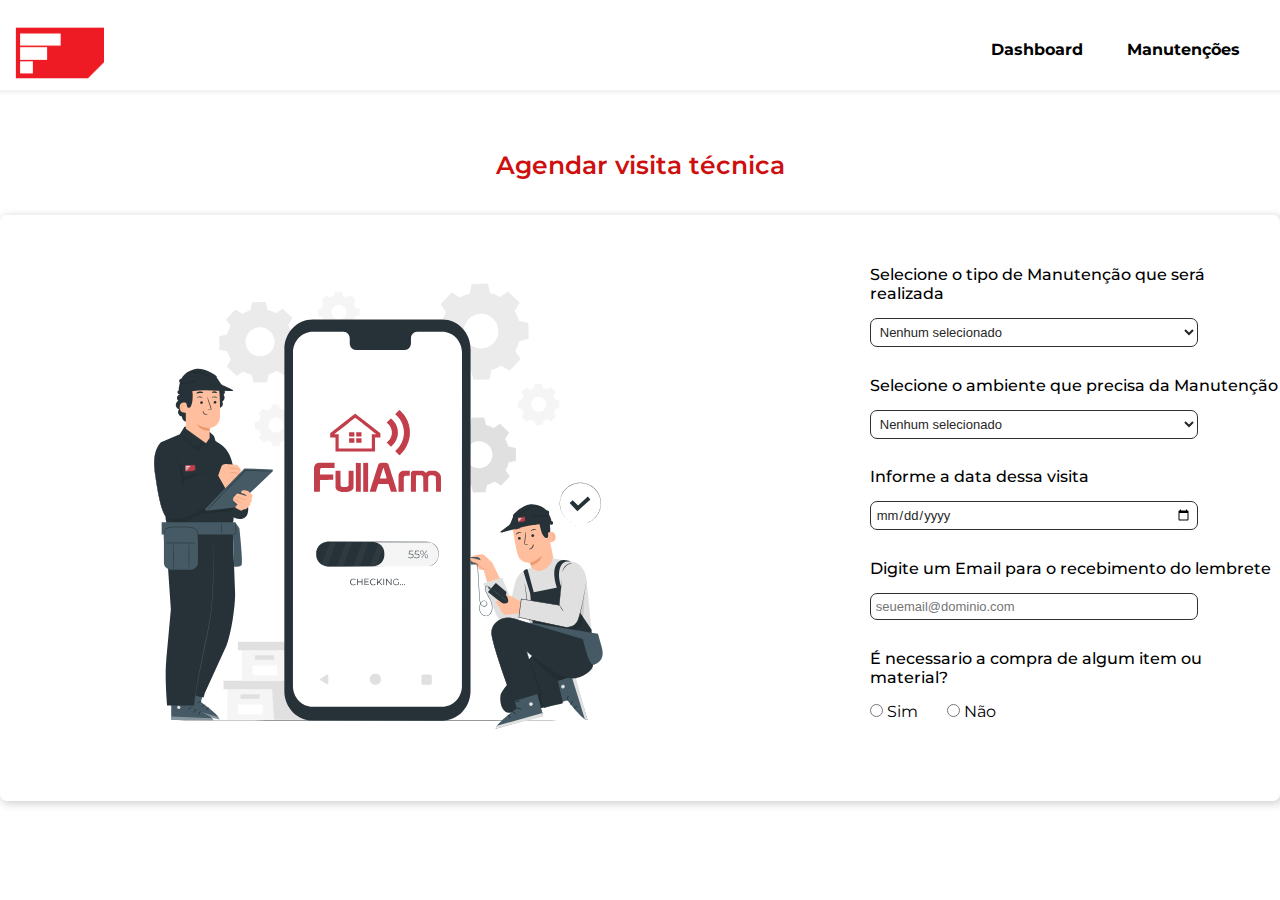
<file: index.html>
<!DOCTYPE html>
<html>
	<head>
		<meta charset="utf-8">
		<meta name="viewport" content="width=device-width, initial-scale=1">
		
		<title>Agendar Manutenção</title>
		<link rel="stylesheet" type="text/css" href="CSS/style.css">
		<!--<link rel="stylesheet" type="text/css" href="CSS/style-manutencoes.css">-->
		<meta name="viewport" content="width=device-width, initial-scale=1.0, maximum-scale=1.0">

		<link rel="shortcut icon" href="images/fulltime-chip.png">

		<link href="https://fonts.googleapis.com/css2?family=Montserrat:wght@500;600;700&display=swap" rel="stylesheet">
		<link rel="preconnect" href="https://fonts.googleapis.com">
		<link rel="preconnect" href="https://fonts.gstatic.com" crossorigin>
		<link href="https://fonts.googleapis.com/css2?family=Montserrat:ital,wght@0,300;1,200&display=swap" rel="stylesheet">
		<link rel="preconnect" href="https://fonts.googleapis.com">
		<link rel="preconnect" href="https://fonts.gstatic.com" crossorigin>
		<link href="https://fonts.googleapis.com/css2?family=Montserrat:ital,wght@0,300;0,400;1,200&display=swap" rel="stylesheet">
	</head>
	<body>
		<header>
			<div class="center">

				<div class="logo"><img src="./images/fulltime-chip.png" width="120" ></div><!--logo-->
				
				<div class="menu">
					<a href="dashboard.html">Dashboard</a>
					<a href="index.html">Manutenções</a>
				</div><!--menu-->
			</div><!--center-->
			<div class="headerFade"></div>
		</header>
		<h1>Agendar visita técnica</h1>
		<div class="titulo">
			<div class="imagemManutencao"> <img src="/images/maintenance.svg"> </div>
		      <main>
				   <form>
						<div class="tipoDeManutençao">
							<h4 class="typeOfMaintenance">Selecione o tipo de Manutenção que será realizada</h4>
							<select required>
								<option>Nenhum selecionado</option>
								<option>Manutenção Preventiva</option>
								<option>Manutenção Preditiva</option>
								<option>Novas instalações</option>
							</select>
						</div>
						<div class="ambiente">
							<h4>Selecione o ambiente que precisa da Manutenção</h4>
								<select aria-required="true">
									<option>Nenhum selecionado</option>
									<option>Casa de apoio - Jau</option>
									<option>Fazenda Sta. Alice</option>
									<option>Luiz - Vera Cruz</option>
									<option>Alice Peres</option>
									<option>FT Labieno</option>
									<option>Fulltime P&D</option>
									<option>Fulltime</option>
									<option>Recanto</option>
									<option>Garagem</option>
									<option>G Hidro</option>
									<option>Crismar</option>
									<option>Jacy</option>
									<option>Terceiros</option>
								</select>
						</div>
						<div>
							<h4 class="data">Informe a data dessa visita</h4>
							<input id="date" type="date" min="2022-01-01" max="2030-12-31" required>

						</div>
						<div class="email">
							<h4>Digite um Email para o recebimento do lembrete</h4>
							<input type="email" id="email" class="inputEmail" required placeholder="seuemail@dominio.com">
						</div>
						<div id="opti" class="opt">
							<h4>É necessario a compra de algum item ou material?</h4>
							<label>
								<input type="radio" name="simNao" id="sim">
							</label> Sim
							
							<label>
								
								<input type="radio" name="simNao" id="nao">
							</label> Não
							
							<br>
							
							<label>
								<p id="casoSim"></p>
								<textarea cols="60" rows="5" id="mensagem"></textarea>
								
							</label>
							
							<div id="casoNao">
								<label>
								</label>
							</div>
							
							<div class="botao">
								<input type="submit" id="btn" value=" Enviar" class="btn"  >
							</div>
						</div>
				   <form>
		      </main>
        </div>
	 <script src="index.js"></script>
    </body>
</html>
</file>
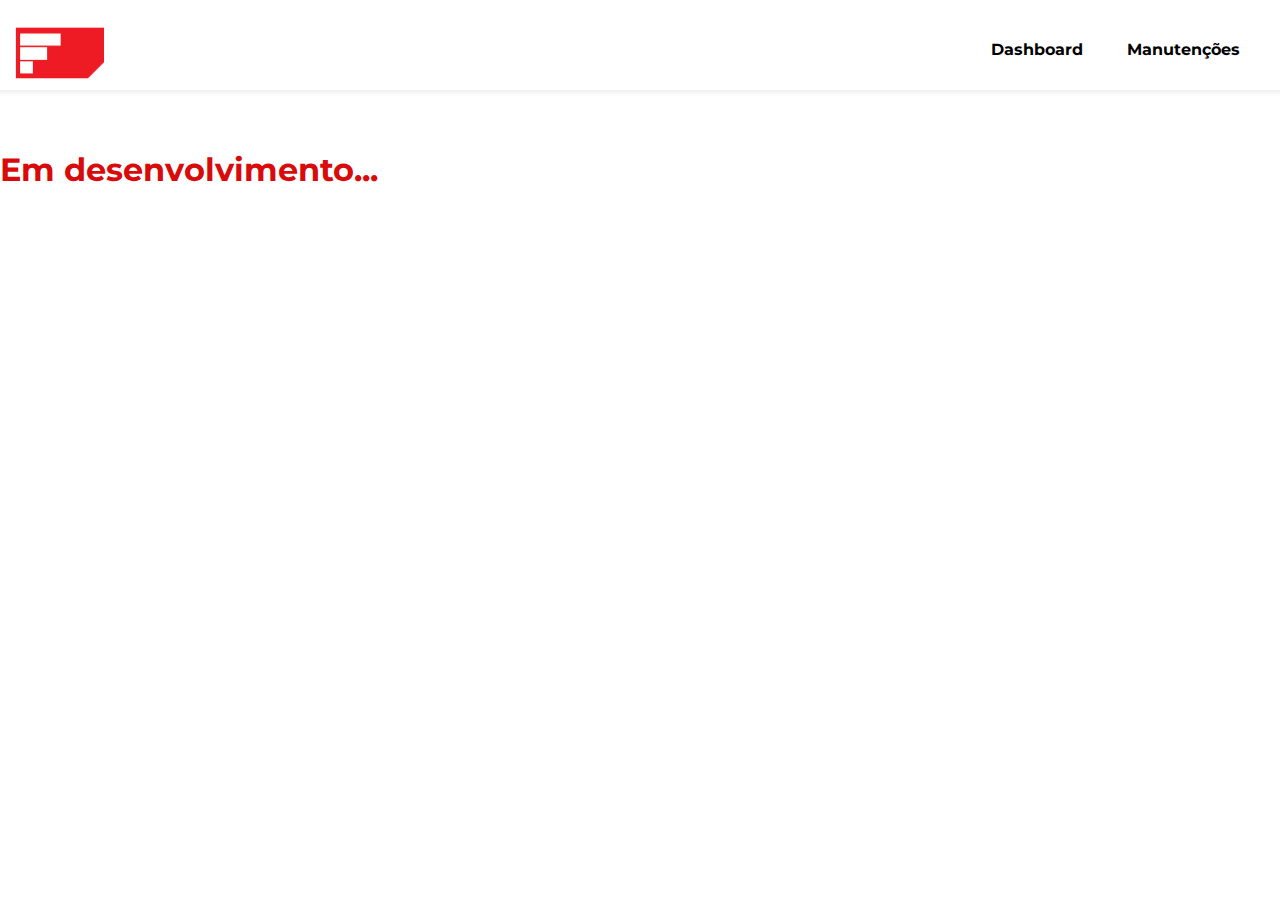
<file: dashboard.html>
<!DOCTYPE html>
<html lang="pt-br">
	<head>
		<meta charset="utf-8">
		<meta name="viewport" content="width=device-width, initial-scale=1">
		
		<title>Dashboard</title>
		<link rel="stylesheet" type="text/css" href="CSS/style-dashboard.css">
		<meta name="viewport" content="width=device-width, initial-scale=1.0, maximum-scale=1.0">

		<link rel="shortcut icon" href="images/fulltime-chip.png">

		<link href="https://fonts.googleapis.com/css2?family=Montserrat:wght@500;600;700&display=swap" rel="stylesheet">
		<link rel="preconnect" href="https://fonts.googleapis.com">
		<link rel="preconnect" href="https://fonts.gstatic.com" crossorigin>
		<link href="https://fonts.googleapis.com/css2?family=Montserrat:ital,wght@0,300;1,200&display=swap" rel="stylesheet">
		<link rel="preconnect" href="https://fonts.googleapis.com">
		<link rel="preconnect" href="https://fonts.gstatic.com" crossorigin>
		<link href="https://fonts.googleapis.com/css2?family=Montserrat:ital,wght@0,300;0,400;1,200&display=swap" rel="stylesheet">
	</head>
<body>
    <header>
        <div class="center">

            <div class="logo"><img src="./images/fulltime-chip.png" width="120" ></div><!--logo-->
            
            <div class="menu">
                <a href="dashboard.html">Dashboard</a>
                <a href="index.html">Manutenções</a>
            </div><!--menu-->
        </div>
        <div class="headerFade"></div>
    </header>
    <h1>
        Em desenvolvimento...
    </h1>
</body>
</html>
</file>
<file: CSS/style.css>
@font-face {
	font-family: 'Montserrat', 'Inter' sans-serif;
	src: url(https://fonts.googleapis.com/css2?family=Montserrat:wght@500;600;700&display=swap);
	src: url(https://fonts.googleapis.com/css2?family=Montserrat:ital,wght@0,300;1,200&display=swap);
	src: url(https://fonts.googleapis.com/css2?family=Montserrat:ital,wght@0,300;0,400;1,200&display=swap);
}

* {
	margin: 0;
	padding: 0;
	box-sizing: border-box;
}

.center {
	display: flex;
	flex-wrap: wrap;
	max-width: 1700px;
	margin:0 auto;
}

.titulo {
	display: flex;
	align-items: stretch;
	justify-content: space-evenly;
	padding-top: 20px;
	padding-left: 5px;
	padding-bottom: 15px;
	border: none;
	box-shadow: 2px 2px 9px 1px #0000002e;
	border-radius: 7px;
	margin-top: 15px;

}

h1 {
	font-family: 'Montserrat', sans-serif;
	font-size: 25px;
	font-weight: 600;
	display: flex;
	justify-content: center;
	padding-bottom: 20px;
	color: rgb(206, 15, 15);
}


header{
	height: 150px;
	padding: 20px 0;
	background-color: white;
}

.headerFade{
    padding: 3px;
    background-image: linear-gradient(to top, white, rgb(240, 240, 240));
}

.logo {
	width: 50%;
}

.menu{
	width: 50%;
	text-align: right;
	padding-top: 20px;

}

.menu a{
	color: black;
	text-decoration: none;
	font-weight: bold;
	margin-right: 40px;
	font-family: Montserrat;
	font-style: 300;
}

.menu a:hover {
	color: red;
	font-weight: bold;
}

section.home {
	height: calc(100% - 200px);
	position: relative;
}

main, .tipoDeManuteçao {
	padding-top: 30px;
	/* padding-left: 10%;
	padding-bottom: 50px; */
	margin-left: 250px;
	display: flex;
	justify-content: flex-end;
}

.imagemManutencao {
	padding-left: 9%;
	padding-top: 1.5%;
}


.ambiente {
	padding-top: 7%;
}

.opt {
	padding-top: 7%;
	font-family: 'Montserrat', sans-serif;
}


h4 {
	font-family: 'Montserrat', sans-serif;
	font-weight: 500;
	padding-bottom: 15px;
}

select {
	font-size: 13px;
    display: block;
    padding: 5px 5px;
	 width: 80%;
	 border-radius: 7px;
    background-color: white;
    border-color: rgb(49, 48, 48);
    border-width: 1px;
    border-style: solid;
    color: rgb(39, 38, 38);
}

/* .sim-nao{
	display: flex;
	justify-content: space-around;
} */

.checkbox {
	font-family: 'Montserrat', sans-serif;
	display: inline-block;
	padding-top: 15px;
}

#sim {
	font-family: 'Montserrat';
}

#nao {
	margin-left: 25px;
	font-family: 'Montserrat';
}

.email {
	padding-top: 7%;
}

.inputEmail {
	font-size: 13px;
    display: block;
    padding: 5px 5px;
	width: 80%;
	border-radius: 7px;
    background-color: white;
    border-color: rgb(49, 48, 48);
    border-width: 1px;
    border-style: solid;
    color: rgb(39, 38, 38);
	font-family: -apple-system, BlinkMacSystemFont, 'Segoe UI', Roboto, Oxygen, Ubuntu, Cantarell, 'Open Sans', 'Helvetica Neue', sans-serif;
}

#date {
	font-size: 13px;
    display: block;
    padding: 5px 5px;
	width: 80%;
	border-radius: 7px;
    background-color: white;
    border-color: rgb(49, 48, 48);
    border-width: 1px;
    border-style: solid;
    color: rgb(39, 38, 38);
	font-family: -apple-system, BlinkMacSystemFont, 'Segoe UI', Roboto, Oxygen, Ubuntu, Cantarell, 'Open Sans', 'Helvetica Neue', sans-serif;
}

.data {
	padding-top: 7%;
}

#caixaDeTexto {
	padding-top: 7%;
	
}

p {
	padding-top: 4%;
	font-family: 'Montserrat', -apple-system, BlinkMacSystemFont, 'Segoe UI', Roboto, Oxygen, Ubuntu, Cantarell, 'Open Sans', 'Helvetica Neue', sans-serif;
	font-weight: 500;
}

#mensagem {
	font-family: -apple-system, BlinkMacSystemFont, 'Segoe UI', Roboto, Oxygen, Ubuntu, Cantarell, 'Open Sans', 'Helvetica Neue', sans-serif;
	padding-bottom: 10%;
	border-radius: 3%
}

#casoSim {
	padding-bottom: 5%;
}

#btn {
	text-align: center;
	padding: 7px 0;
	background: #d80a0a;
	color: white;
	font-weight: bold;
	font-family: 'Montserrat';
	font-size: 18px;
	border: none;
	border-radius: 5px;
	transition: 1s all;
	cursor: pointer;
	width: 17%;
}

#btn:hover{
   background: #d60b0bfd;
   transform: scale(1.1);
}

.botao {
	padding-top: 7%;
}
</file>
<file: CSS/style-manutencoes.css>
@font-face {
	font-family: 'Montserrat', 'Inter' sans-serif;
	src: url(https://fonts.googleapis.com/css2?family=Montserrat:wght@500;600;700&display=swap);
}

.qual-manutencao {
    padding-left: 0.3%;
    padding-bottom: 10px;
    font-size: 20px;
    font-weight: bold;
}
  
fieldset {
    display: block;
    margin: 0 0 20px;
    padding: 10px 25px;
    width: 50%;
    border: 2px;
}

select {
    padding-right: 30%;
    font-size: 13px;
    font-weight: bold;
    display: block;
    margin: 0 0 20px;
    padding: 5px 10px;
    width: 50%;
}

.selecione {
    display: flex;
    margin-left: 25px;
    padding-bottom: 100px;
}
</file>
<file: CSS/style-dashboard.css>
@font-face {
	font-family: 'Montserrat', 'Inter' sans-serif;
	src: url(https://fonts.googleapis.com/css2?family=Montserrat:wght@500;600;700&display=swap);
	src: url(https://fonts.googleapis.com/css2?family=Montserrat:ital,wght@0,300;1,200&display=swap);
	src: url(https://fonts.googleapis.com/css2?family=Montserrat:ital,wght@0,300;0,400;1,200&display=swap);
}

* {
	margin: 0;
	padding: 0;
	box-sizing: border-box;
}

.center {
	display: flex;
	flex-wrap: wrap;
	max-width: 1700px;
	margin:0 auto;
}

.titulo {
	display: flex;
	align-items: stretch;
	justify-content: space-evenly;
	padding-top: 20px;
	padding-left: 5px;
	padding-bottom: 15px;
	border: none;
	box-shadow: 2px 2px 9px 1px #0000002e;
	border-radius: 7px;
	margin-top: 15px;

}

header{
	height: 150px;
	padding: 20px 0;
	background-color: white;
}

.headerFade{
    padding: 3px;
    background-image: linear-gradient(to top, white, rgb(240, 240, 240));
}

.logo {
	width: 50%;
}

.menu{
	width: 50%;
	text-align: right;
	padding-top: 20px;

}

.menu a{
	color: black;
	text-decoration: none;
	font-weight: bold;
	margin-right: 40px;
	font-family: Montserrat;
	font-style: 300;
}

.menu a:hover {
	color: red;
	font-weight: bold;
}

h1 {
    font-family: 'Montserrat', sans-serif;
    color: #d80a0a;
}
</file>
